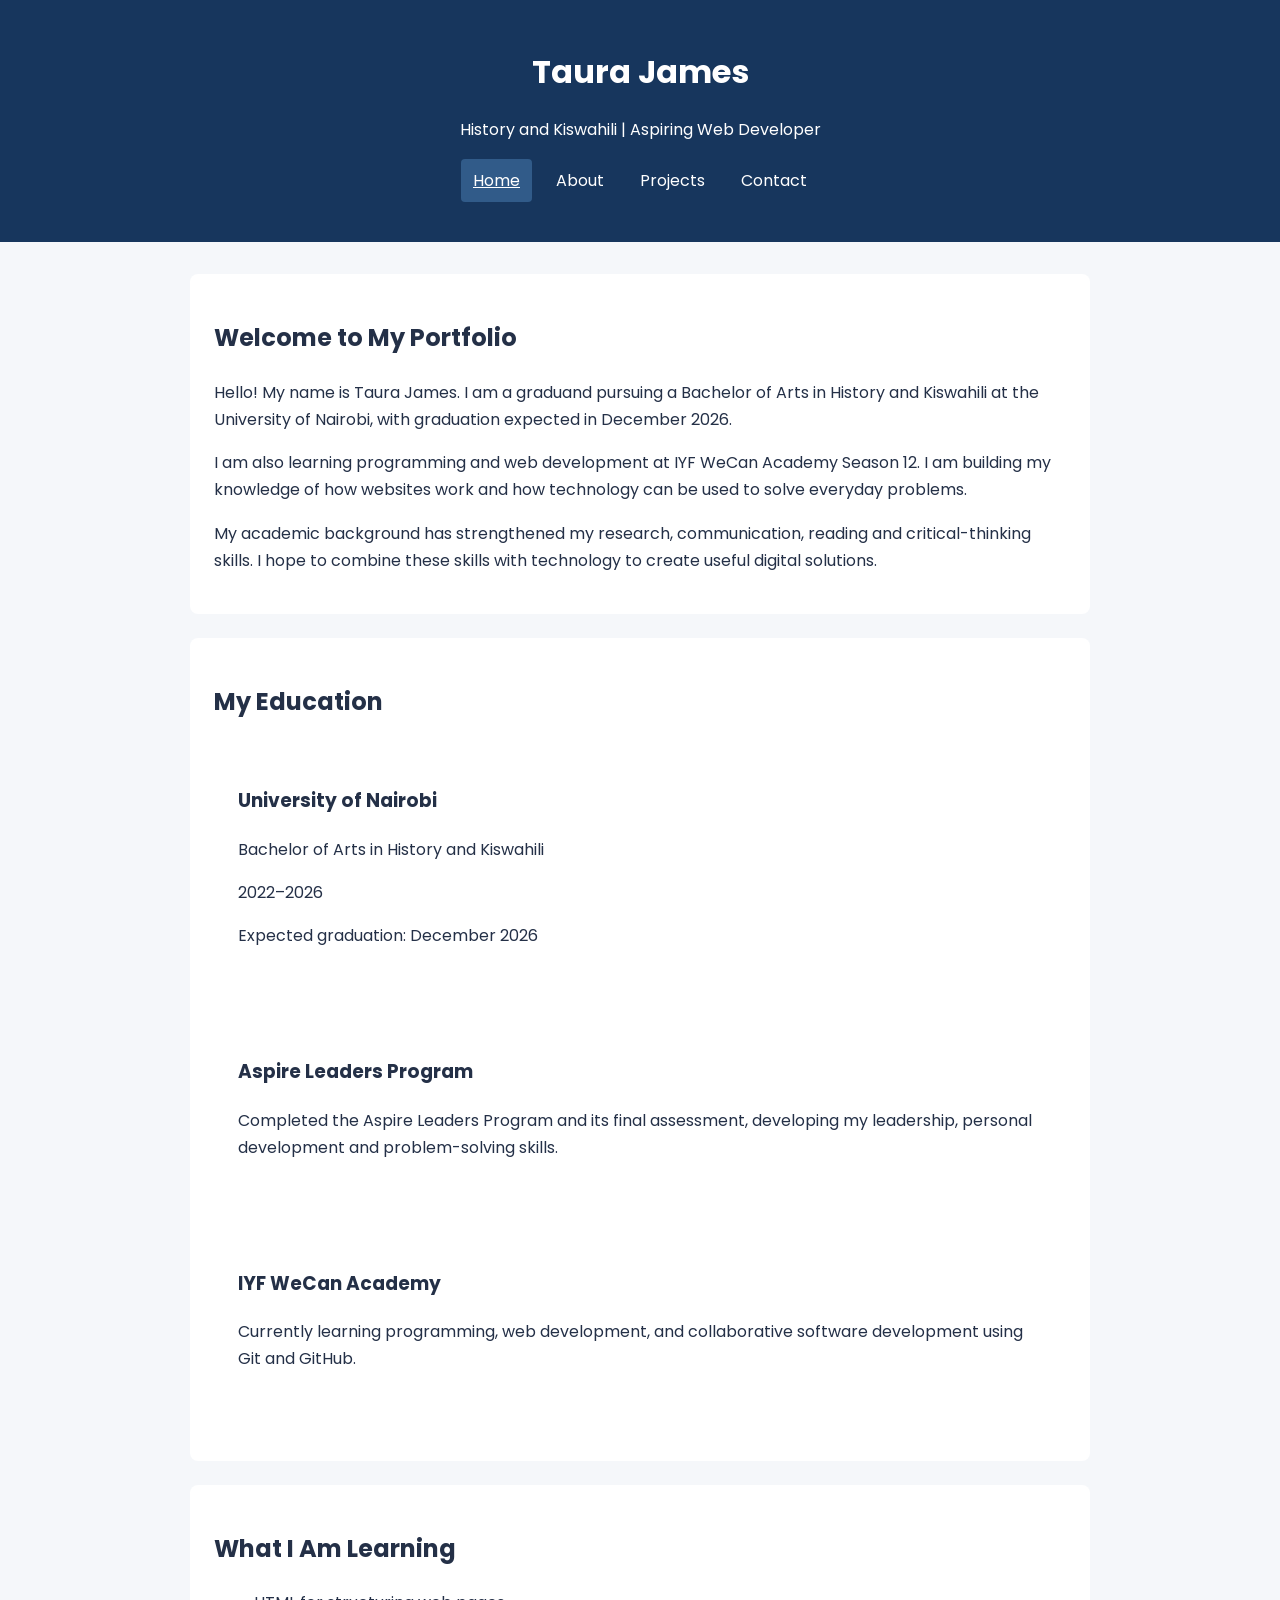
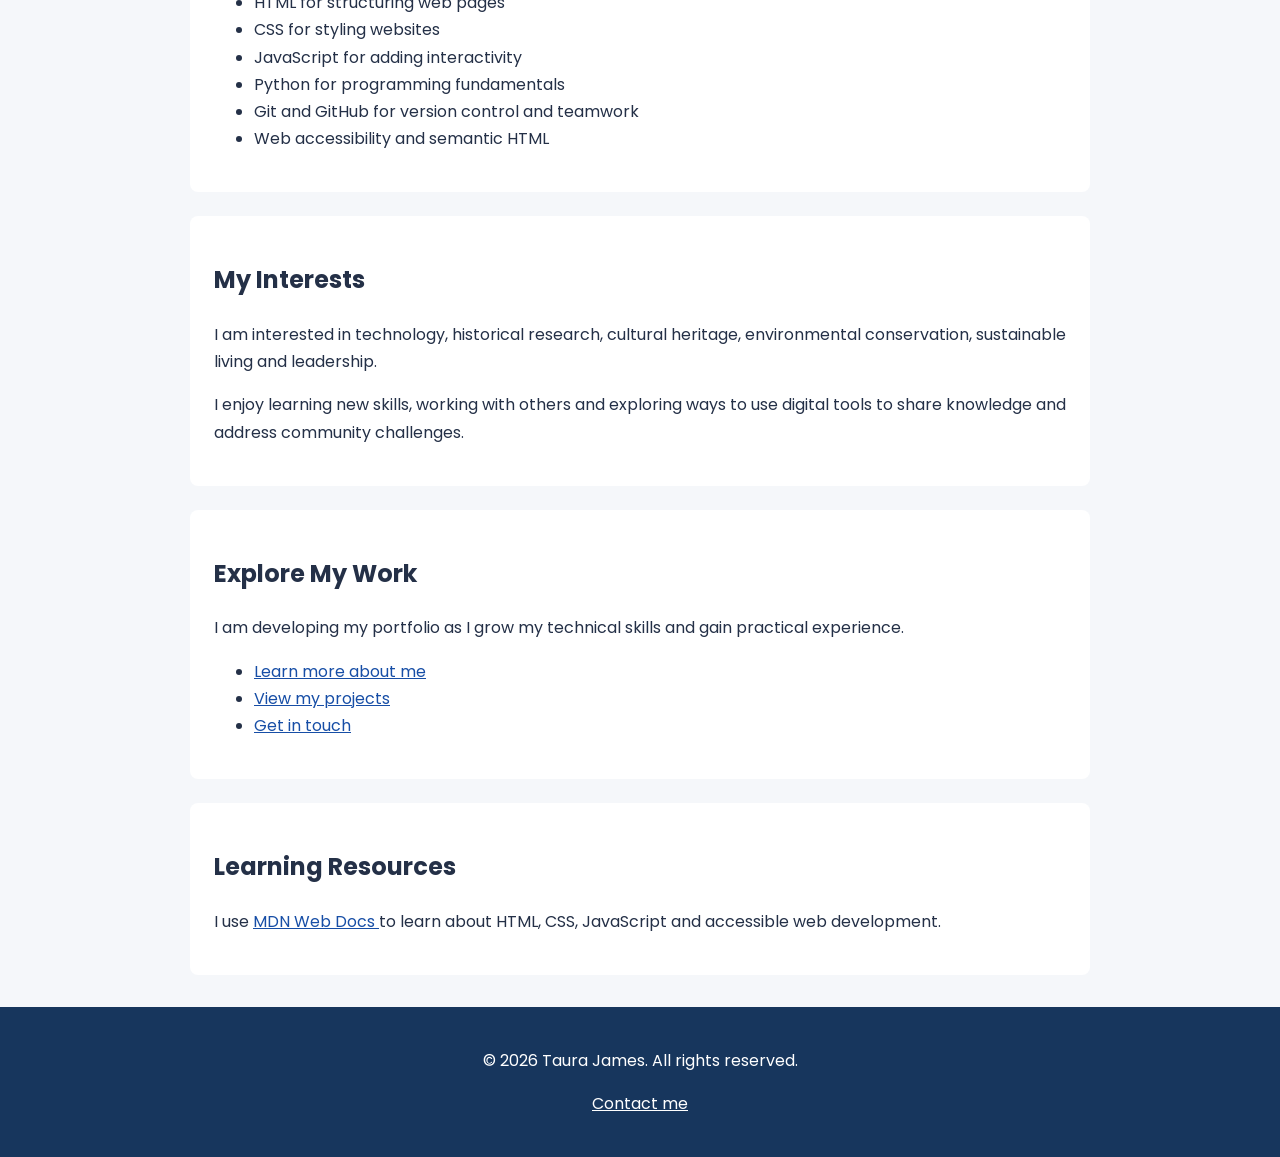
<file: index.html>
<!DOCTYPE html>
<html lang="en">
<head>
    <meta charset="UTF-8">
    <meta name="viewport" content="width=device-width, initial-scale=1.0">
    <meta name="description" content="Welcome to Taura James's portfolio. Explore my education, skills, interests 
    and web development journey.">
    <title>Home | Taura James</title>
    <link rel="preconnect" href="https://fonts.googleapis.com">
<link href="https://fonts.googleapis.com/css2?family=Poppins:wght@400;500;700&display=swap" rel="stylesheet">
    <link rel="stylesheet" href="styles.css">
</head>

<body>
    <header>
        <h1>Taura James</h1>
        <p>History and Kiswahili | Aspiring Web Developer</p>

        <nav aria-label="Main navigation">
            <ul>
                <li><a href="index.html" aria-current="page">Home</a></li>
                <li><a href="about.html">About</a></li>
                <li><a href="projects.html">Projects</a></li>
                <li><a href="contact.html">Contact</a></li>
            </ul>
        </nav>
    </header>

    <main>
        <section aria-labelledby="welcome-heading">
            <h2 id="welcome-heading">Welcome to My Portfolio</h2>

            <p>
                Hello! My name is Taura James. I am a graduand pursuing a
                Bachelor of Arts in History and Kiswahili at the University
                of Nairobi, with graduation expected in December 2026.
            </p>

            <p>
                I am also learning programming and web development at
                IYF WeCan Academy Season 12. I am building my knowledge
                of how websites work and how technology can be used to
                solve everyday problems.
            </p>

            <p>
                My academic background has strengthened my research,
                communication, reading and critical-thinking skills.
                I hope to combine these skills with technology to create
                useful digital solutions.
            </p>
        </section>

        <section aria-labelledby="education-heading">
            <h2 id="education-heading">My Education</h2>

            <article>
                <h3>University of Nairobi</h3>
                <p>Bachelor of Arts in History and Kiswahili</p>
                <p>2022–2026</p>
                <p>Expected graduation: December 2026</p>
            </article>

            <article>
                <h3>Aspire Leaders Program</h3>
                <p>
                    Completed the Aspire Leaders Program and its final
                    assessment, developing my leadership, personal
                    development and problem-solving skills.
                </p>
            </article>

            <article>
                <h3>IYF WeCan Academy</h3>
                <p>
                    Currently learning programming, web development,
                    and collaborative software development using Git
                    and GitHub.
                </p>
            </article>
        </section>

        <section aria-labelledby="learning-heading">
            <h2 id="learning-heading">What I Am Learning</h2>

            <ul>
                <li>HTML for structuring web pages</li>
                <li>CSS for styling websites</li>
                <li>JavaScript for adding interactivity</li>
                <li>Python for programming fundamentals</li>
                <li>Git and GitHub for version control and teamwork</li>
                <li>Web accessibility and semantic HTML</li>
            </ul>
        </section>

        <section aria-labelledby="interests-heading">
            <h2 id="interests-heading">My Interests</h2>

            <p>
                I am interested in technology, historical research,
                cultural heritage, environmental conservation,
                sustainable living and leadership.
            </p>

            <p>
                I enjoy learning new skills, working with others
                and exploring ways to use digital tools to share
                knowledge and address community challenges.
            </p>
        </section>

        <section aria-labelledby="projects-heading">
            <h2 id="projects-heading">Explore My Work</h2>

            <p>
                I am developing my portfolio as I grow my technical
                skills and gain practical experience.
            </p>

            <ul>
                <li><a href="about.html">Learn more about me</a></li>
                <li><a href="projects.html">View my projects</a></li>
                <li><a href="contact.html">Get in touch</a></li>
            </ul>
        </section>

        <section aria-labelledby="resources-heading">
            <h2 id="resources-heading">Learning Resources</h2>

            <p>
                I use
                <a href="https://developer.mozilla.org/"
                   target="_blank"
                   rel="noopener noreferrer">
                    MDN Web Docs
                </a>
                to learn about HTML, CSS, JavaScript and accessible
                web development.
            </p>
        </section>
    </main>

    <footer>
        <p>&copy; 2026 Taura James. All rights reserved.</p>
        <p><a href="contact.html">Contact me</a></p>
    </footer>
</body>
</html>
</file>
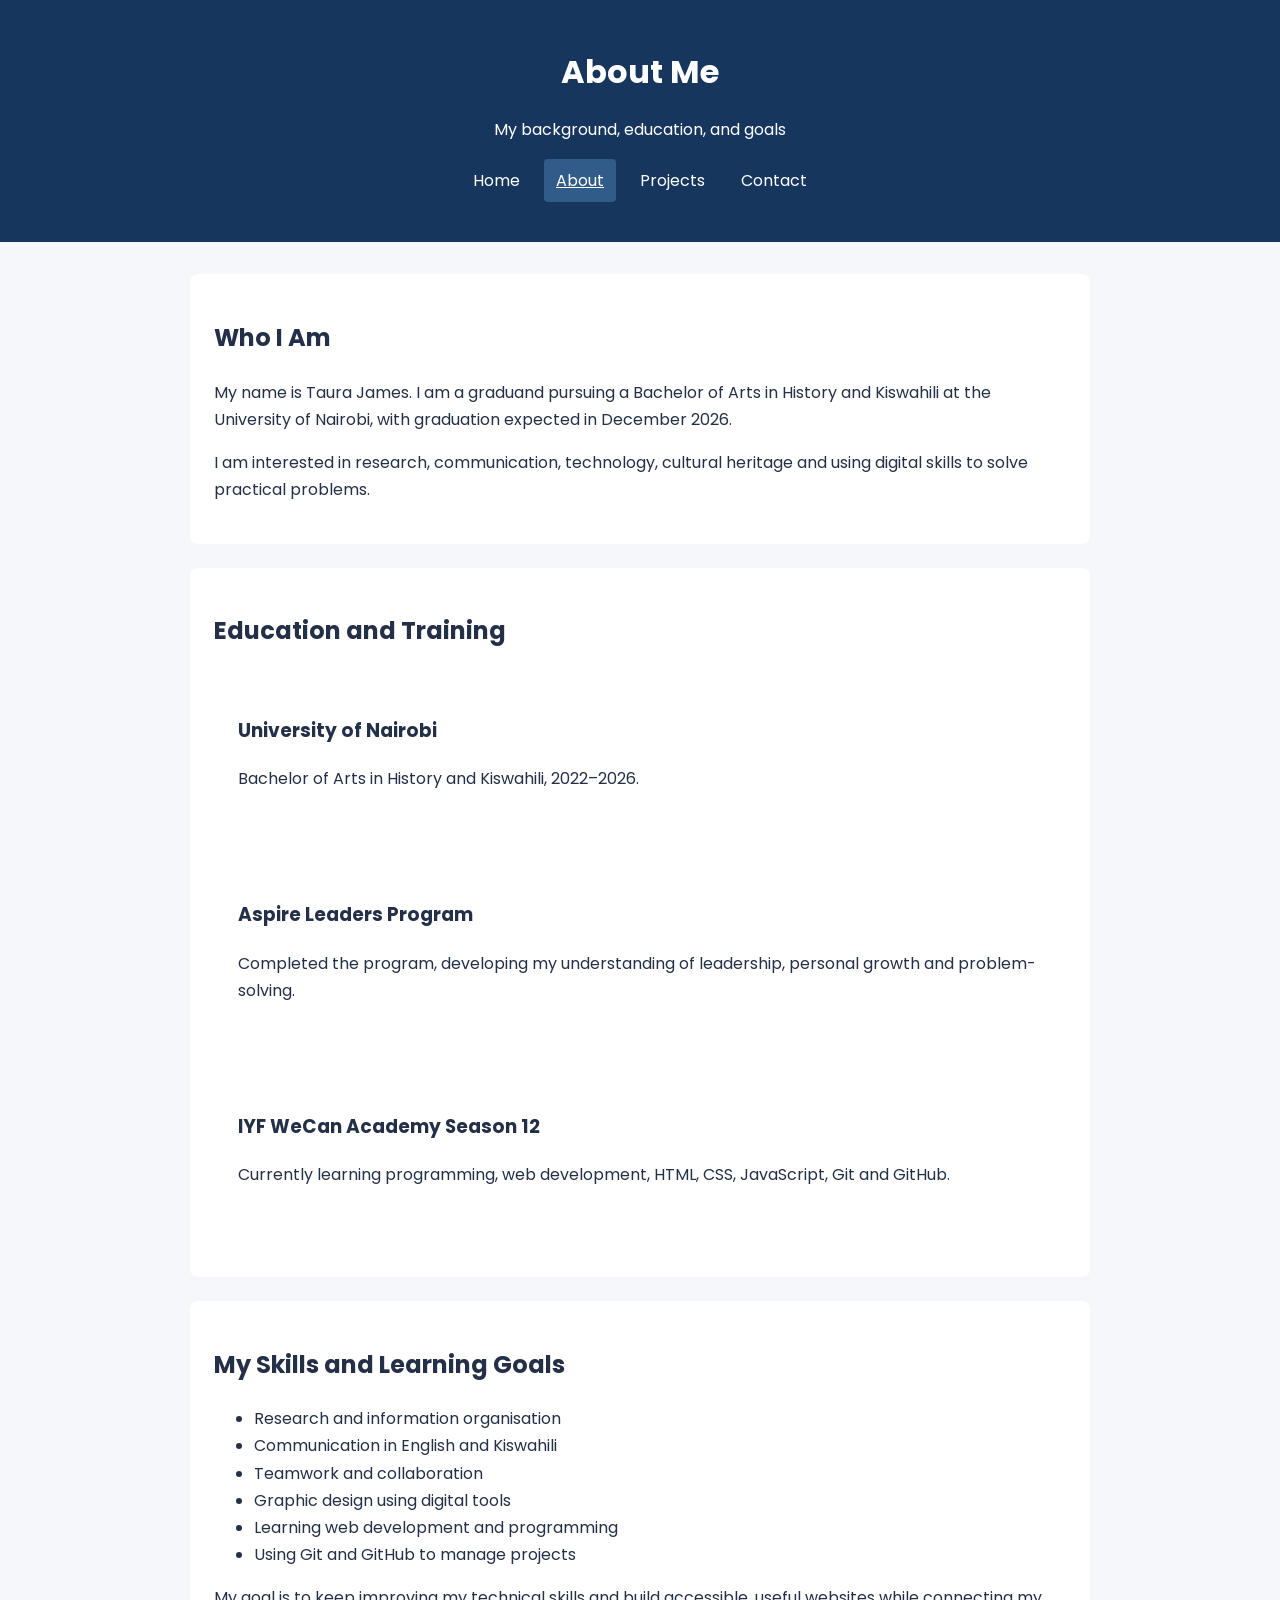
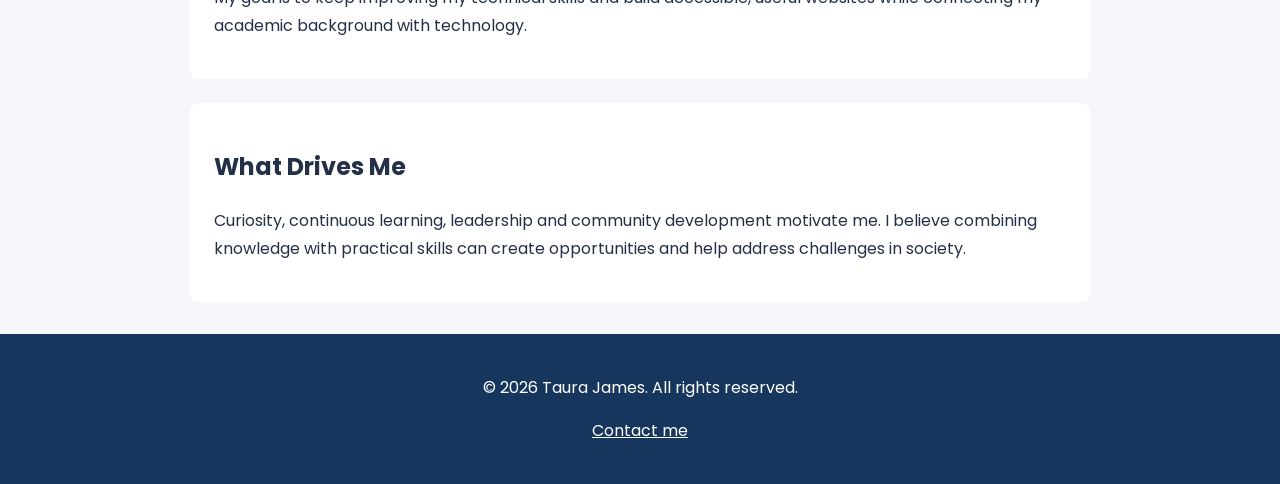
<file: about.html>
<!DOCTYPE html>
<html lang="en">
<head>
    <meta charset="UTF-8">
    <meta name="viewport" content="width=device-width, initial-scale=1.0">
    <meta name="description" content="Learn about Taura James, my education, leadership experience
     and web development journey.">
    <title>About Me | Taura James</title>
    <link rel="stylesheet" href="styles.css">
    <link rel="preconnect" href="https://fonts.googleapis.com">
<link href="https://fonts.googleapis.com/css2?family=Poppins:wght@400;500;700&display=swap" rel="stylesheet">
</head>

<body>
    <header>
        <h1>About Me</h1>
        <p>My background, education, and goals</p>

        <nav aria-label="Main navigation">
            <ul>
                <li><a href="index.html">Home</a></li>
                <li><a href="about.html" aria-current="page">About</a></li>
                <li><a href="projects.html">Projects</a></li>
                <li><a href="contact.html">Contact</a></li>
            </ul>
        </nav>
    </header>
    <main>
        <section aria-labelledby="introduction-heading">
            <h2 id="introduction-heading">Who I Am</h2>
            <p>
                My name is Taura James. I am a graduand pursuing a
                Bachelor of Arts in History and Kiswahili at the
                University of Nairobi, with graduation expected in
                December 2026.
            </p>
            <p>
                I am interested in research, communication, technology,
                cultural heritage and using digital skills to solve
                practical problems.
            </p>
        </section>
        <section aria-labelledby="education-heading">
            <h2 id="education-heading">Education and Training</h2>

            <article>
                <h3>University of Nairobi</h3>
                <p>Bachelor of Arts in History and Kiswahili, 2022–2026.</p>
            </article>
            <article>
                <h3>Aspire Leaders Program</h3>
                <p>
                    Completed the program, developing my understanding
                    of leadership, personal growth and problem-solving.
                </p>
            </article>
            <article>
                <h3>IYF WeCan Academy Season 12</h3>
                <p>
                    Currently learning programming, web development,
                    HTML, CSS, JavaScript, Git and GitHub.
                </p>
            </article>
        </section>
        <section aria-labelledby="skills-heading">
            <h2 id="skills-heading">My Skills and Learning Goals</h2>
            <ul>
                <li>Research and information organisation</li>
                <li>Communication in English and Kiswahili</li>
                <li>Teamwork and collaboration</li>
                <li>Graphic design using digital tools</li>
                <li>Learning web development and programming</li>
                <li>Using Git and GitHub to manage projects</li>
            </ul>
            <p>
                My goal is to keep improving my technical skills and
                build accessible, useful websites while connecting my
                academic background with technology.
            </p>
        </section>
        <section aria-labelledby="values-heading">
            <h2 id="values-heading">What Drives Me</h2>

            <p>
                Curiosity, continuous learning, leadership and
                community development motivate me. I believe combining
                knowledge with practical skills can create opportunities
                and help address challenges in society.
            </p>
        </section>
    </main>
    <footer>
        <p>&copy; 2026 Taura James. All rights reserved.</p>
        <p><a href="contact.html">Contact me</a></p>
    </footer>
</body>
</html>
</file>
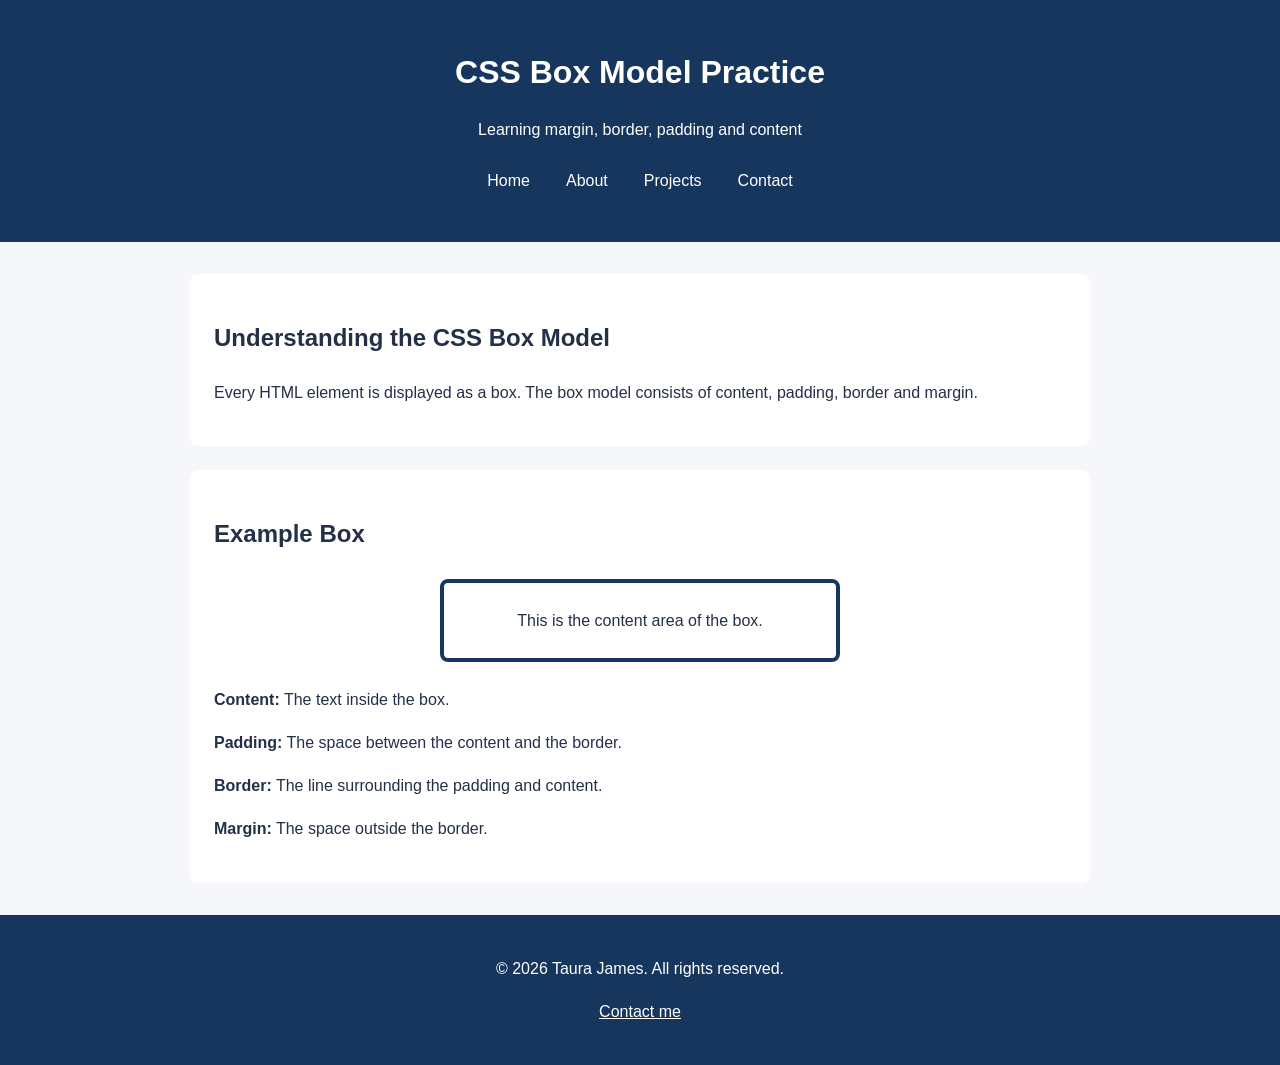
<file: box-model-practice.html>
<!DOCTYPE html>
<html lang="en">
<head>
    <meta charset="UTF-8">
    <meta name="viewport" content="width=device-width, initial-scale=1.0">
    <meta name="description" content="A practical demonstration of the CSS box model.">
    <title>CSS Box Model Practice | Taura James</title>
    <link rel="stylesheet" href="styles.css">
</head>

<body>
    <header>
        <h1>CSS Box Model Practice</h1>
        <p>Learning margin, border, padding and content</p>

        <nav aria-label="Main navigation">
            <ul>
                <li><a href="index.html">Home</a></li>
                <li><a href="about.html">About</a></li>
                <li><a href="projects.html">Projects</a></li>
                <li><a href="contact.html">Contact</a></li>
            </ul>
        </nav>
    </header>

    <main>
        <section>
            <h2>Understanding the CSS Box Model</h2>
            <p>Every HTML element is displayed as a box. The box model consists of content, padding, border and margin.</p>
        </section>

        <section>
            <h2>Example Box</h2>
            <div class="box-model-example">
                <p>This is the content area of the box.</p>
            </div>
            <p><strong>Content:</strong> The text inside the box.</p>
            <p><strong>Padding:</strong> The space between the content and the border.</p>
            <p><strong>Border:</strong> The line surrounding the padding and content.</p>
            <p><strong>Margin:</strong> The space outside the border.</p>
        </section>
    </main>

    <footer>
        <p>&copy; 2026 Taura James. All rights reserved.</p>
        <p><a href="contact.html">Contact me</a></p>
    </footer>
</body>
</html>
</file>
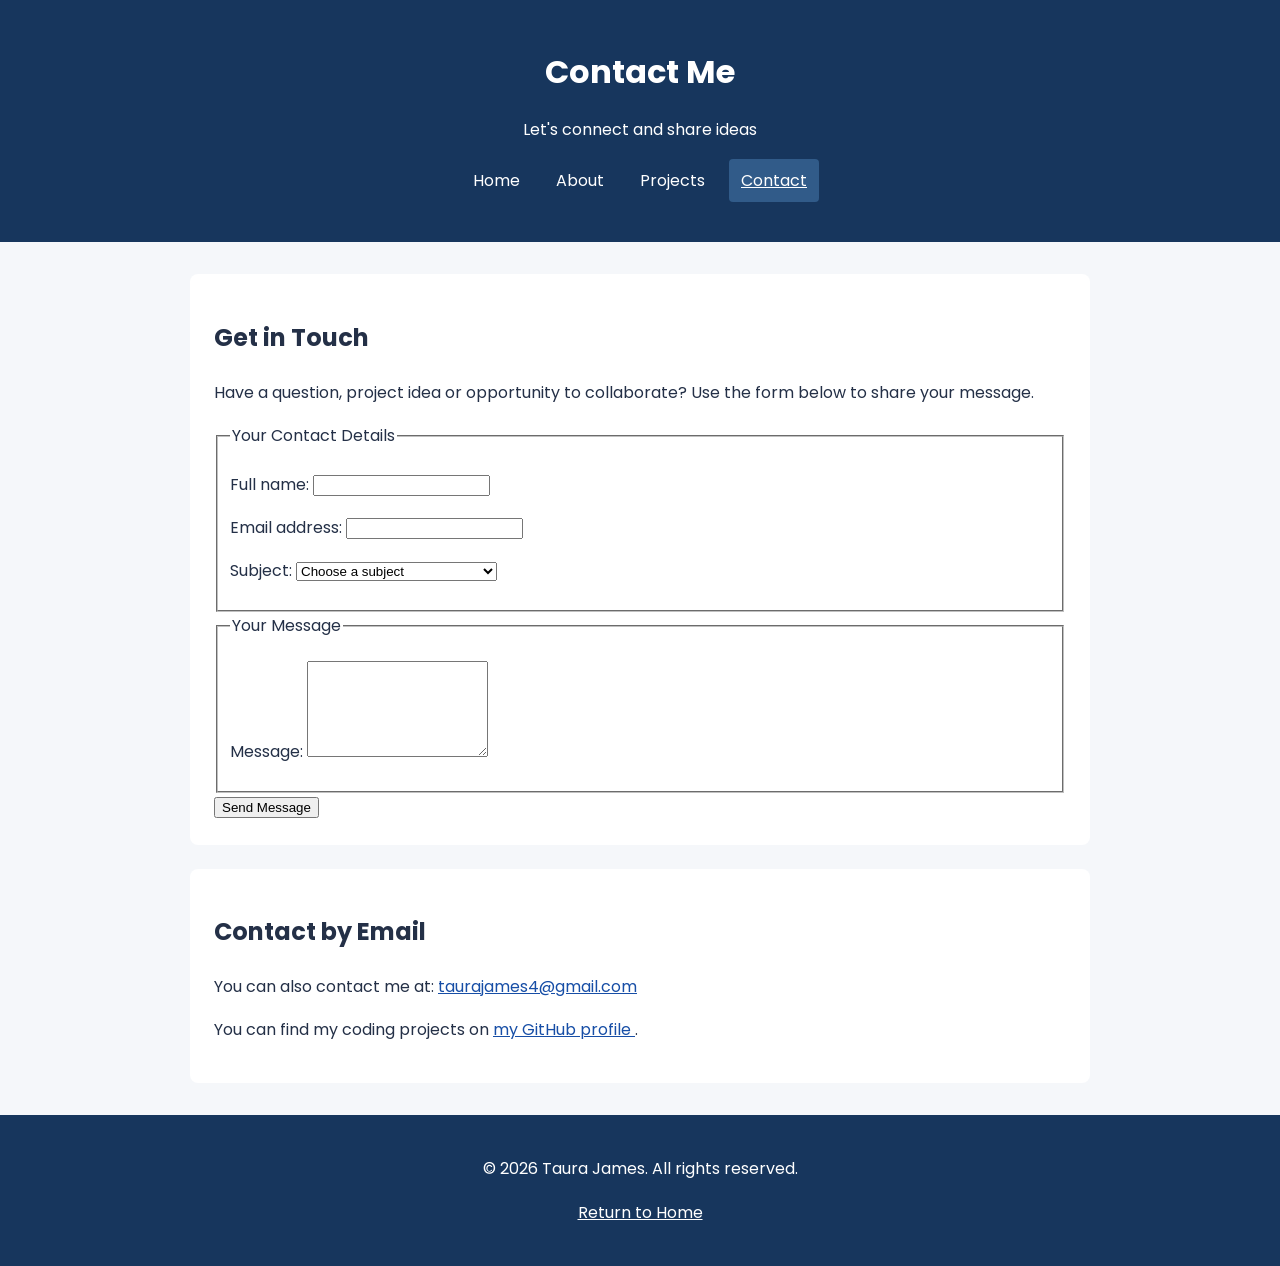
<file: contact.html>
<!DOCTYPE html>
<html lang="en">
<head>
    <meta charset="UTF-8">
    <meta name="viewport" content="width=device-width, initial-scale=1.0">
    <meta name="description" content="Contact Taura James about web development, projects, collaboration
     and learning opportunities.">
    <title>Contact Me | Taura James</title>
    <link rel="stylesheet" href="styles.css">
    <link rel="preconnect" href="https://fonts.googleapis.com">
<link href="https://fonts.googleapis.com/css2?family=Poppins:wght@400;500;700&display=swap" rel="stylesheet">
</head>

<body>
    <header>
        <h1>Contact Me</h1>
        <p>Let's connect and share ideas</p>

        <nav aria-label="Main navigation">
            <ul>
                <li><a href="index.html">Home</a></li>
                <li><a href="about.html">About</a></li>
                <li><a href="projects.html">Projects</a></li>
                <li><a href="contact.html" aria-current="page">Contact</a></li>
            </ul>
        </nav>
    </header>

    <main>
        <section aria-labelledby="contact-heading">
            <h2 id="contact-heading">Get in Touch</h2>

            <p>
                Have a question, project idea or opportunity to
                collaborate? Use the form below to share your message.
            </p>

            <form action="#" method="get">
                <fieldset>
                    <legend>Your Contact Details</legend>

                    <p>
                        <label for="full-name">Full name:</label>
                        <input
                            type="text"
                            id="full-name"
                            name="full-name"
                            autocomplete="name"
                            required
                        >
                    </p>

                    <p>
                        <label for="email">Email address:</label>
                        <input
                            type="email"
                            id="email"
                            name="email"
                            autocomplete="email"
                            required
                        >
                    </p>

                    <p>
                        <label for="subject">Subject:</label>
                        <select id="subject" name="subject" required>
                            <option value="">Choose a subject</option>
                            <option value="web-development">Web development</option>
                            <option value="collaboration">Project collaboration</option>
                            <option value="opportunity">Learning or career opportunity</option>
                            <option value="other">Other</option>
                        </select>
                    </p>
                </fieldset>

                <fieldset>
                    <legend>Your Message</legend>

                    <p>
                        <label for="message">Message:</label>
                        <textarea
                            id="message"
                            name="message"
                            rows="6"
                            required
                        ></textarea>
                    </p>
                </fieldset>

                <button type="submit">Send Message</button>
            </form>
        </section>

        <section aria-labelledby="email-heading">
            <h2 id="email-heading">Contact by Email</h2>

            <p>
                You can also contact me at:
                <a href="mailto:taurajames4@gmail.com">
                    taurajames4@gmail.com
                </a>
            </p>

            <p>
                You can find my coding projects on
                <a
                    href="https://github.com/taurajames"
                    target="_blank"
                    rel="noopener noreferrer"
                >
                    my GitHub profile
                </a>.
            </p>
        </section>
    </main>

    <footer>
        <p>&copy; 2026 Taura James. All rights reserved.</p>
        <p><a href="index.html">Return to Home</a></p>
    </footer>
</body>
</html>
</file>
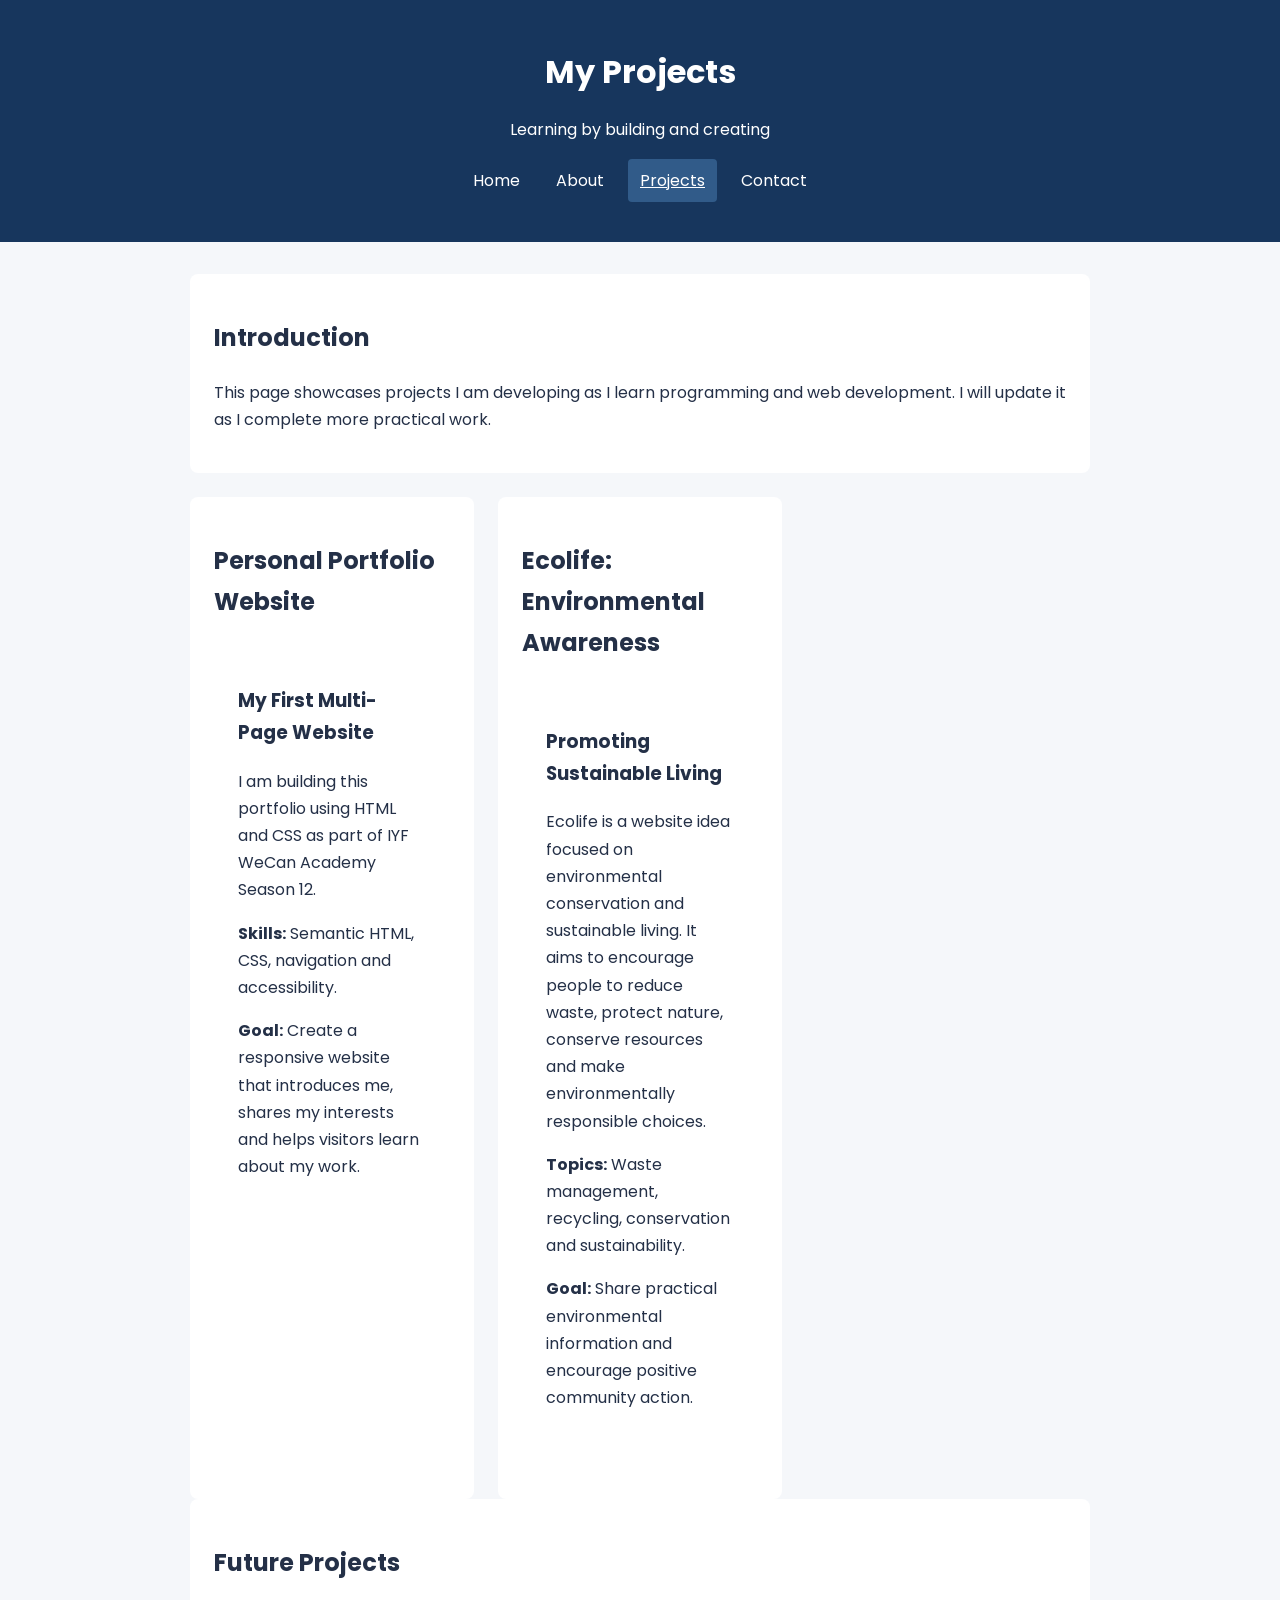
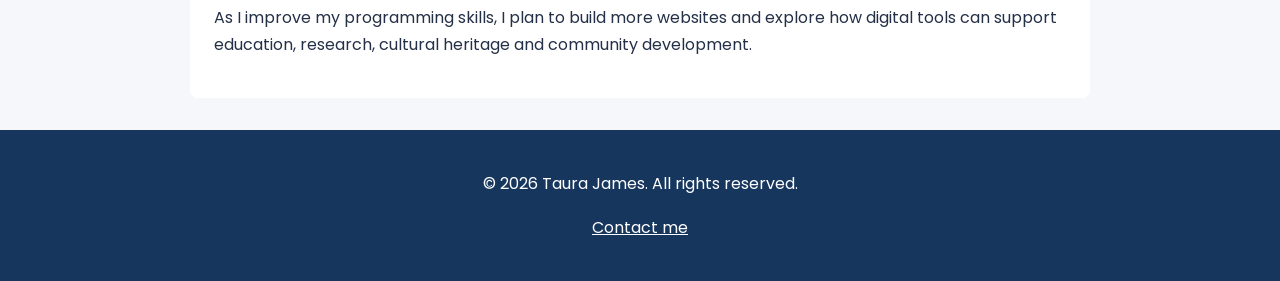
<file: projects.html>
<!DOCTYPE html>
<html lang="en">
<head>
    <meta charset="UTF-8">
    <meta name="viewport" content="width=device-width, initial-scale=1.0">
    <meta name="description" content="Explore Taura James's learning projects in web development, environmental awareness, and digital skills.">
    <title>My Projects | Taura James</title>
    <link rel="stylesheet" href="styles.css">
    <link rel="preconnect" href="https://fonts.googleapis.com">
<link href="https://fonts.googleapis.com/css2?family=Poppins:wght@400;500;700&display=swap" rel="stylesheet">
</head>

<body>
    <header>
        <h1>My Projects</h1>
        <p>Learning by building and creating</p>

        <nav aria-label="Main navigation">
            <ul>
                <li><a href="index.html">Home</a></li>
                <li><a href="about.html">About</a></li>
                <li><a href="projects.html" aria-current="page">Projects</a></li>
                <li><a href="contact.html">Contact</a></li>
            </ul>
        </nav>
    </header>

    <main>
        <section aria-labelledby="introduction-heading">
            <h2 id="introduction-heading">Introduction</h2>
            <p>
                This page showcases projects I am developing as I learn
                programming and web development. I will update it as I
                complete more practical work.
            </p>
        </section>

        <div class="projects-grid">
            <section aria-labelledby="portfolio-heading">
                <h2 id="portfolio-heading">Personal Portfolio Website</h2>

                <article>
                    <h3>My First Multi-Page Website</h3>
                    <p>
                        I am building this portfolio using HTML and CSS as
                        part of IYF WeCan Academy Season 12.
                    </p>

                    <p><strong>Skills:</strong> Semantic HTML, CSS, navigation and accessibility.</p>

                    <p>
                        <strong>Goal:</strong> Create a responsive website
                        that introduces me, shares my interests and helps
                        visitors learn about my work.
                    </p>
                </article>
            </section>

            <section aria-labelledby="ecolife-heading">
                <h2 id="ecolife-heading">Ecolife: Environmental Awareness</h2>

                <article>
                    <h3>Promoting Sustainable Living</h3>
                    <p>
                        Ecolife is a website idea focused on environmental
                        conservation and sustainable living. It aims to
                        encourage people to reduce waste, protect nature,
                        conserve resources and make environmentally
                        responsible choices.
                    </p>

                    <p><strong>Topics:</strong> Waste management, recycling, conservation and sustainability.</p>

                    <p>
                        <strong>Goal:</strong> Share practical environmental
                        information and encourage positive community action.
                    </p>
                </article>
            </section>
        </div>

        <section aria-labelledby="future-heading">
            <h2 id="future-heading">Future Projects</h2>
            <p>
                As I improve my programming skills, I plan to build more
                websites and explore how digital tools can support
                education, research, cultural heritage and community
                development.
            </p>
        </section>
    </main>

    <footer>
        <p>&copy; 2026 Taura James. All rights reserved.</p>
        <p><a href="contact.html">Contact me</a></p>
    </footer>
</body>
</html>
</file>
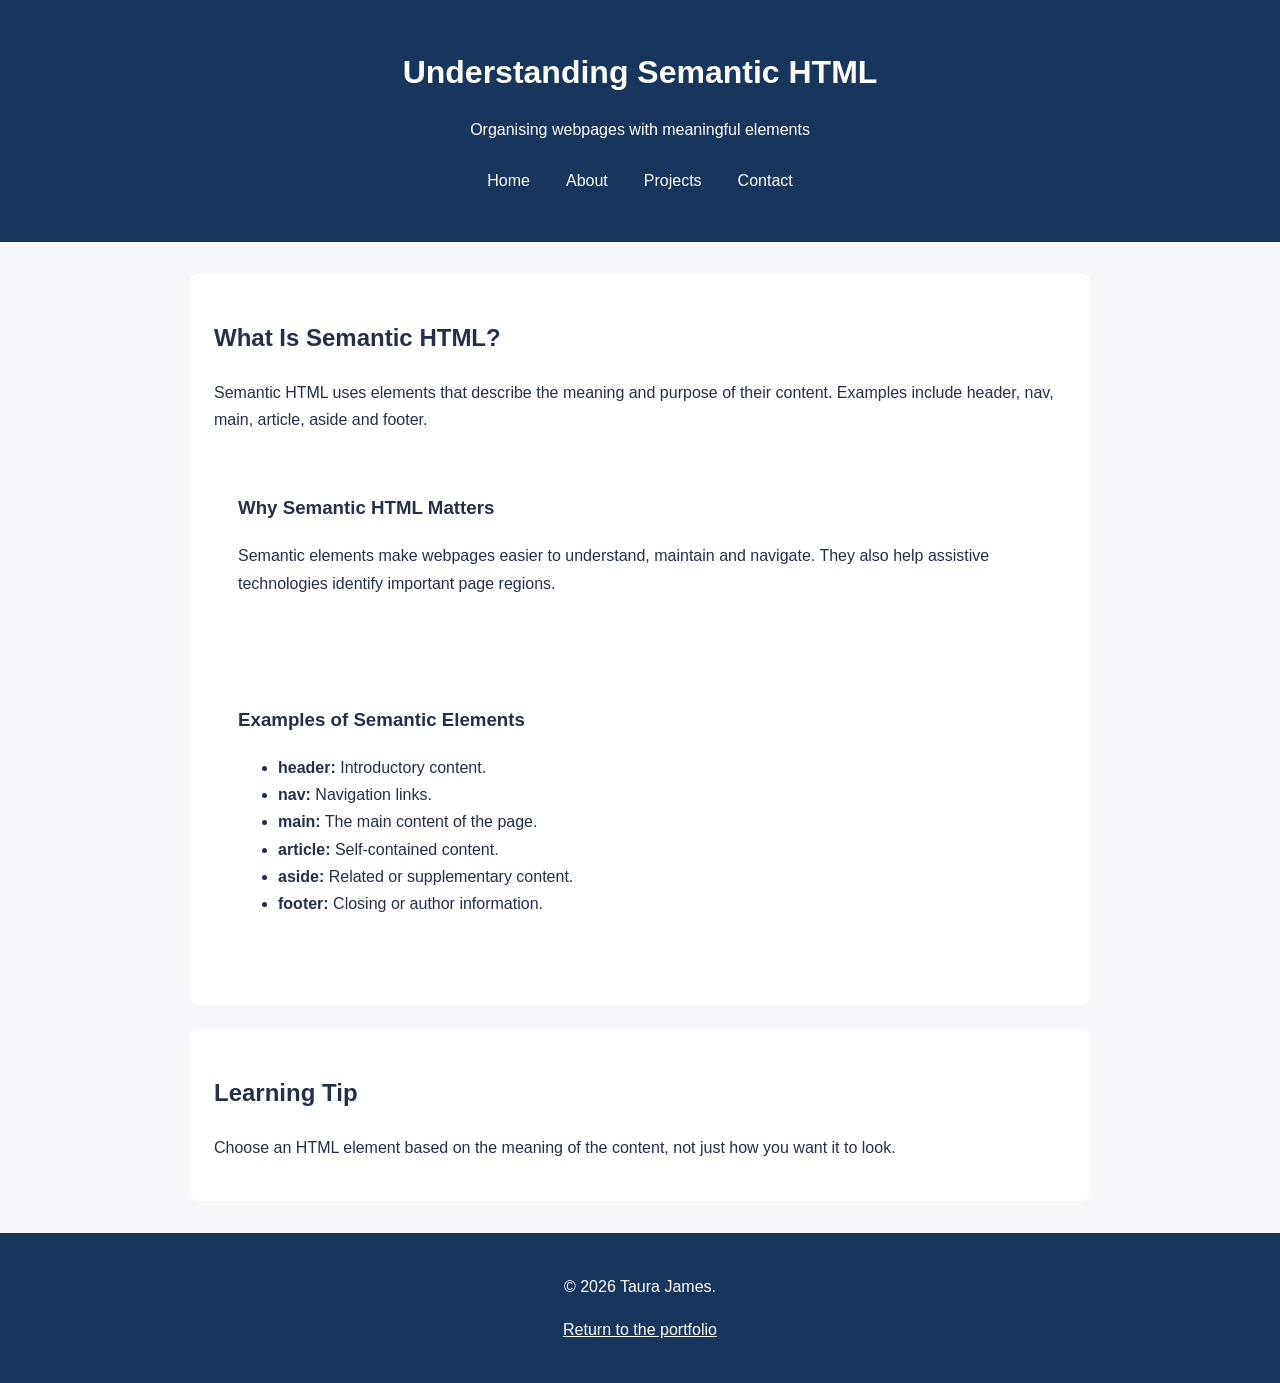
<file: semantic-conversion.html>
<!DOCTYPE html>
<html lang="en">
<head>
    <meta charset="UTF-8">
    <meta name="viewport" content="width=device-width, initial-scale=1.0">
    <meta name="description" content="A demonstration of semantic HTML elements by Taura James.">
    <title>Semantic HTML Exercise | Taura James</title>
    <link rel="stylesheet" href="styles.css">
</head>

<body>
    <header>
        <h1>Understanding Semantic HTML</h1>
        <p>Organising webpages with meaningful elements</p>

        <nav aria-label="Main navigation">
            <ul>
                <li><a href="index.html">Home</a></li>
                <li><a href="about.html">About</a></li>
                <li><a href="projects.html">Projects</a></li>
                <li><a href="contact.html">Contact</a></li>
            </ul>
        </nav>
    </header>

    <main>
        <article>
            <h2>What Is Semantic HTML?</h2>

            <p>
                Semantic HTML uses elements that describe the meaning
                and purpose of their content. Examples include header,
                nav, main, article, aside and footer.
            </p>

            <section>
                <h3>Why Semantic HTML Matters</h3>

                <p>
                    Semantic elements make webpages easier to understand,
                    maintain and navigate. They also help assistive
                    technologies identify important page regions.
                </p>
            </section>

            <section>
                <h3>Examples of Semantic Elements</h3>

                <ul>
                    <li><strong>header:</strong> Introductory content.</li>
                    <li><strong>nav:</strong> Navigation links.</li>
                    <li><strong>main:</strong> The main content of the page.</li>
                    <li><strong>article:</strong> Self-contained content.</li>
                    <li><strong>aside:</strong> Related or supplementary content.</li>
                    <li><strong>footer:</strong> Closing or author information.</li>
                </ul>
            </section>
        </article>

        <aside aria-labelledby="tip-heading">
            <h2 id="tip-heading">Learning Tip</h2>

            <p>
                Choose an HTML element based on the meaning of the
                content, not just how you want it to look.
            </p>
        </aside>
    </main>

    <footer>
        <p>&copy; 2026 Taura James.</p>
        <p><a href="index.html">Return to the portfolio</a></p>
    </footer>
</body>
</html>
</file>
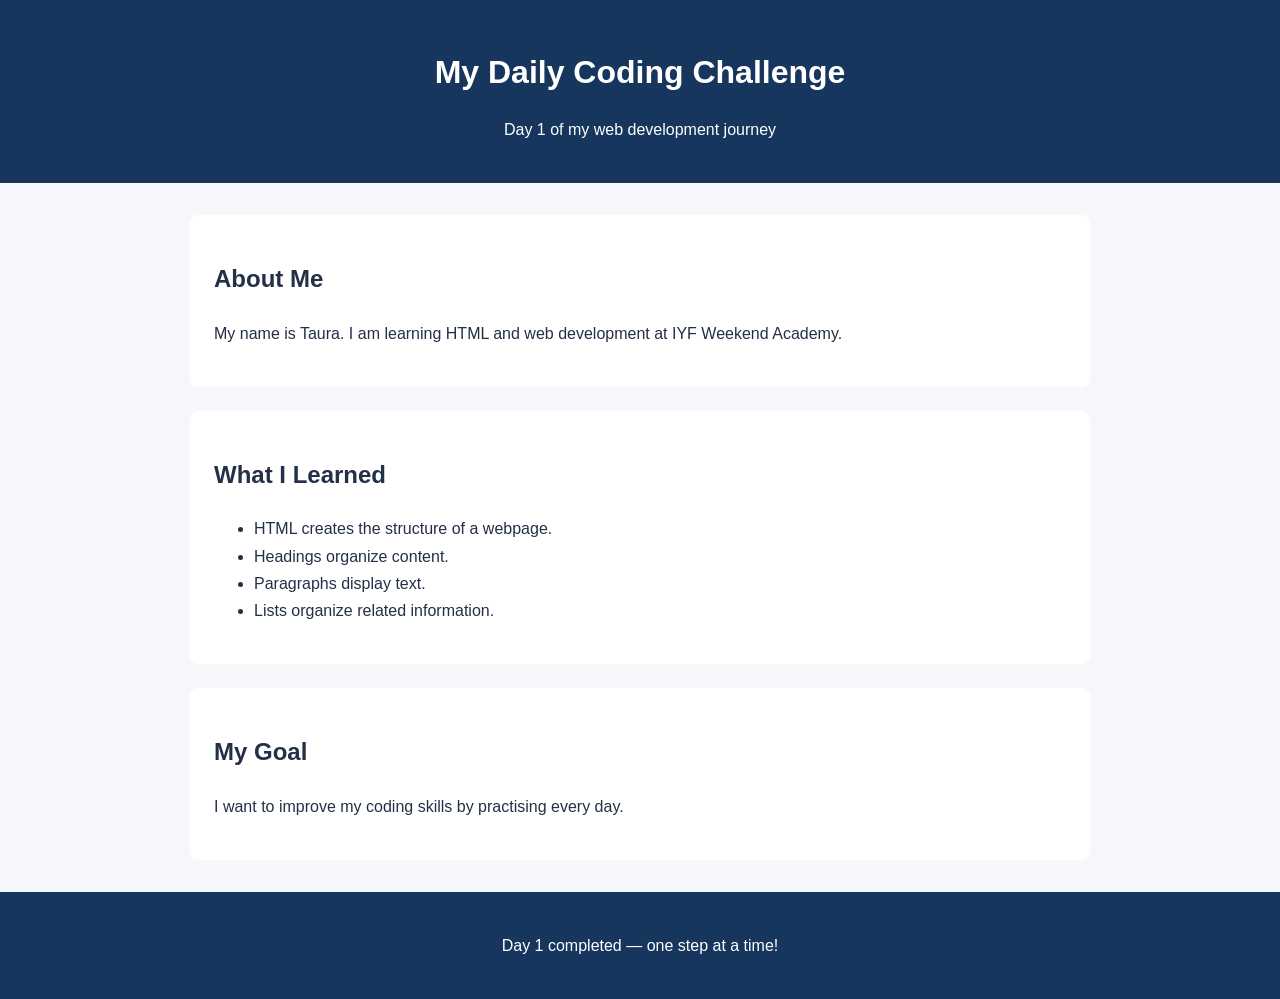
<file: daily-challenges/day-1.html>
<!DOCTYPE html>
<html lang="en">
<head>
    <meta charset="UTF-8">
    <meta name="viewport" content="width=device-width, initial-scale=1.0">
    <title>Day 1 - My First HTML Challenge</title>
    <link rel="stylesheet" href="../styles.css">
</head>
<body>
    <header>
        <h1>My Daily Coding Challenge</h1>
        <p>Day 1 of my web development journey</p>
    </header>

    <main>
        <section>
            <h2>About Me</h2>
            <p>My name is Taura. I am learning HTML and web development at IYF Weekend Academy.</p>
        </section>

        <section>
            <h2>What I Learned</h2>
            <ul>
                <li>HTML creates the structure of a webpage.</li>
                <li>Headings organize content.</li>
                <li>Paragraphs display text.</li>
                <li>Lists organize related information.</li>
            </ul>
        </section>

        <section>
            <h2>My Goal</h2>
            <p>I want to improve my coding skills by practising every day.</p>
        </section>
    </main>

    <footer>
        <p>Day 1 completed — one step at a time!</p>
    </footer>
</body>
</html>
</file>
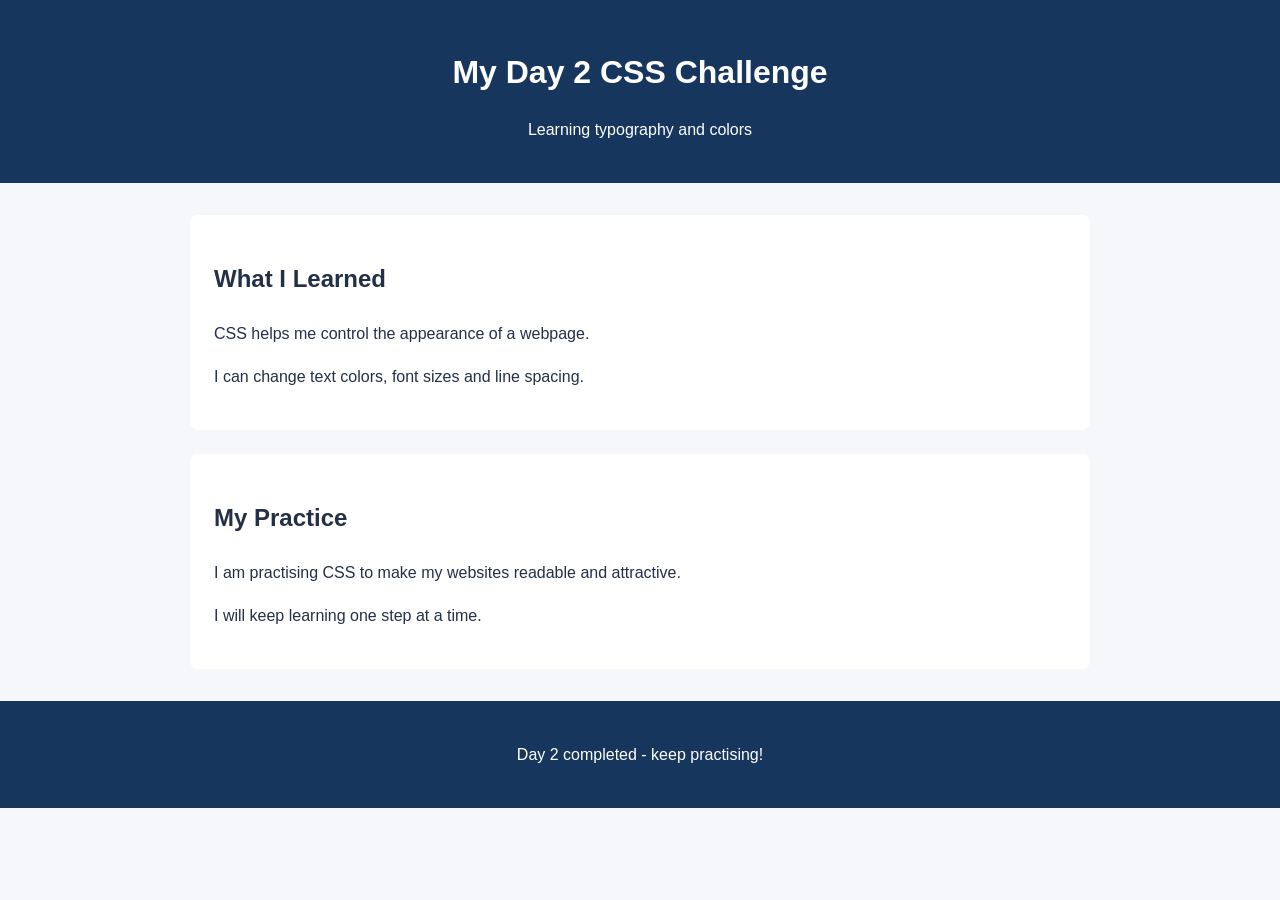
<file: daily-challenges/day-2.html>
<!DOCTYPE html>
<html lang="en">
<head>
    <meta charset="UTF-8">
    <meta name="viewport" content="width=device-width, initial-scale=1.0">
    <title>Day 2 - CSS Typography and Colors</title>
    <link rel="stylesheet" href="../styles.css">
</head>
<body>
    <header>
        <h1>My Day 2 CSS Challenge</h1>
        <p>Learning typography and colors</p>
    </header>

    <main>
        <section>
            <h2>What I Learned</h2>
            <p>CSS helps me control the appearance of a webpage.</p>
            <p>I can change text colors, font sizes and line spacing.</p>
        </section>

        <section>
            <h2>My Practice</h2>
            <p>I am practising CSS to make my websites readable and attractive.</p>
            <p>I will keep learning one step at a time.</p>
        </section>
    </main>

    <footer>
        <p>Day 2 completed - keep practising!</p>
    </footer>
</body>
</html>
</file>
<file: styles.css>
/* CSS variables */
:root {
    /* Colour system */
    --color-primary: #17365d;
    --color-secondary: #315b89;
    --color-text: #243047;
    --color-background: #f5f7fa;
    --color-white: #ffffff;
    --color-accent: #e0a526;
    --color-border: #d5dce5;

    /* Typography system */
    --font-main: "Poppins", Arial, sans-serif;
    --font-size-base: 16px;
    --font-size-small: 14px;
    --font-size-large: 20px;
    --font-size-heading: 32px;
    --line-height: 1.7;
}

/* General page styling and reset */
* 
/* CSS reset */
*,
*::before,
*::after {
    box-sizing: border-box;
}


body {
    margin: 0;
    font-family: var(--font-main);
    line-height: var(--line-height);
    color: var(--color-text);
    background-color: var(--color-background);
}

/* Header and footer */
header,
footer {
    padding: 16px;
    text-align: center;
    background-color: var(--color-primary);
    color: white;
}

header h1 {
    margin-bottom: 4px;
}

/* Navigation using Flexbox */
nav ul {
    display: flex;
    flex-wrap: wrap;
    justify-content: center;
    gap: 6px;
    padding: 0;
    list-style: none;
}

nav a {
    display: inline-block;
    padding: 8px 12px;
    color: white;
    text-decoration: none;
    border-radius: 4px;
}

nav a:hover,
nav a:focus-visible,
nav a[aria-current="page"] {
    background-color: var(--color-secondary);
    text-decoration: underline;
}

nav a:focus-visible {
    outline: 3px solid var(--color-accent);
    outline-offset: 3px;
}


/* Hover and keyboard focus for all links and buttons */
a:hover,
button:hover {
    text-decoration: underline;
}

a:focus-visible,
button:focus-visible {
    outline: 3px solid var(--color-accent);
    outline-offset: 3px;
}


/* Main content */
main {
    width: 94%;
    max-width: 900px;
    margin: 16px auto;
}

/* Content sections and cards */
section,
article,
aside {
    min-width: 0;
    margin-bottom: 24px;
    padding: 16px;
    background-color: white;
    border-radius: 8px;
}

/* Box model practice example */
.box-model-example {
    margin: 24px 0;
    padding: 24px;
    border: 4px solid var(--color-secondary);
    background-color: #eaf0f8;
    border-radius: 8px;
}

.box-model-example p {
    margin: 0;
}

/* Links */
a {
    color: #174ea6;
}

header a,
footer a {
    color: white;
}

/* Visible keyboard focus */
a:focus-visible,
input:focus-visible,
select:focus-visible,
textarea:focus-visible,
button:focus-visible {
    outline: 3px solid #e09b00;
    outline-offset: 3px;
}

/* Responsive CSS Grid for projects: phones */
.projects-grid {
    display: grid;
    grid-template-columns: minmax(0, 1fr);
    gap: 24px;
    align-items: stretch;
}

.projects-grid > section {
    min-width: 0;
    margin-bottom: 0;
}

/* Tablets: two equal columns */
@media (min-width: 768px) {
    header,
    footer {
        padding: 24px;
    }

    main {
        width: 92%;
        margin: 32px auto;
    }

    section,
    article,
    aside {
        padding: 24px;
    }

    nav ul {
        gap: 12px;
    }

    .projects-grid {
        grid-template-columns: repeat(2, minmax(0, 1fr));
    }
}

/* Desktops: three equal columns */
@media (min-width: 1024px) {
    .projects-grid {
        grid-template-columns: repeat(3, minmax(0, 1fr));
    }
}


/* Box model practice demonstration */
.box-model-example {
    width: 100%;
    max-width: 400px;
    padding: 24px;
    border: 4px solid var(--color-primary);
    margin: 24px auto;
    background-color: var(--color-white);
    text-align: center;
}

.box-model-example p {
    margin: 0;
}
</file>
